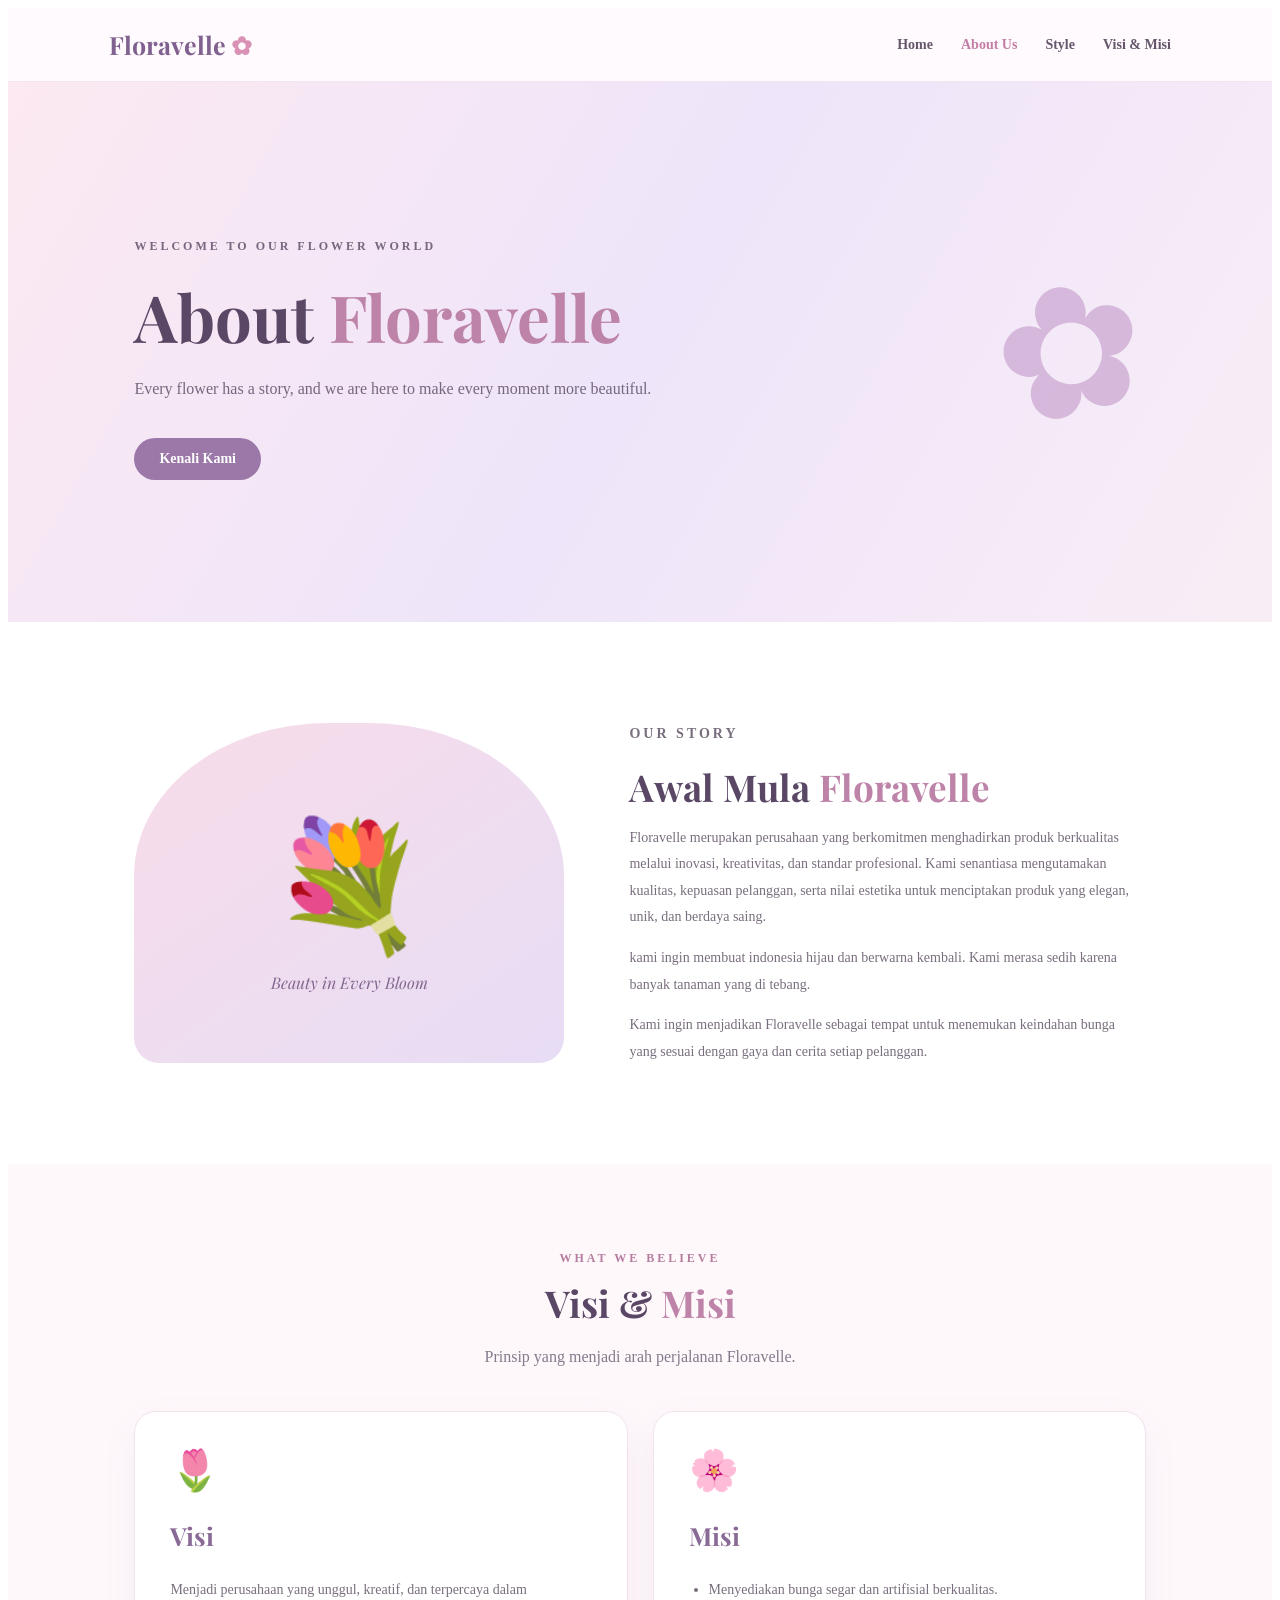
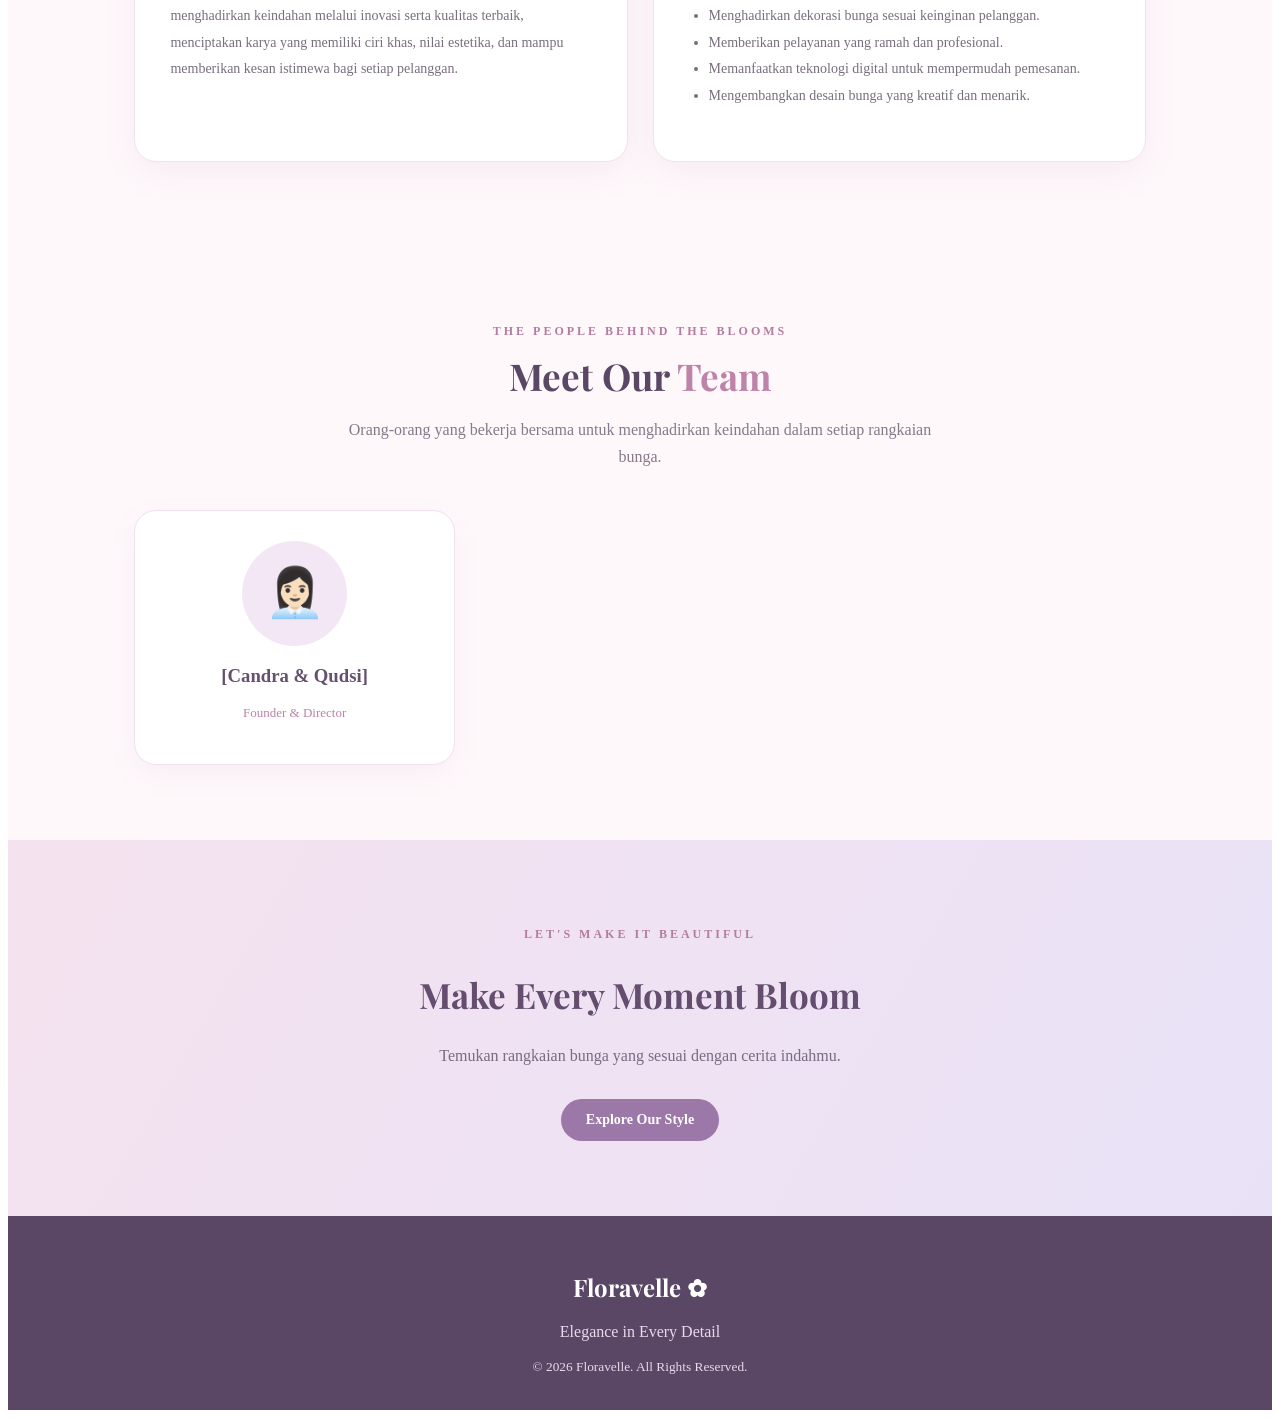
<file: about.html>
<!DOCTYPE html>
<html lang="id">
<head>
    <meta charset="UTF-8">
    <meta name="viewport" content="width=device-width, initial-scale=1.0">
    <title>About Us | Floravelle</title>
    <link rel="stylesheet" href="assets/css/style.css">
    <link rel="preconnect" href="https://fonts.googleapis.com">
    <link href="https://fonts.googleapis.com/css2?family=DM+Sans:wght@400;500;600;700&family=Playfair+Display:wght@600;700&display=swap" rel="stylesheet">
</head>
<body>

    <header class="flor-header">
        <a href="index.html" class="flor-logo">Floravelle<span>✿</span></a>

        <nav class="flor-nav">
            <a href="index.html">Home</a>
            <a href="about.html" class="active">About Us</a>
            <a href="style.html">Style</a>
            <a href="visi-misi.html">Visi & Misi</a>
        </nav>
    </header>

    <main>
        <section class="flor-hero">
            <div class="hero-content">
                <p class="eyebrow">WELCOME TO OUR FLOWER WORLD</p>
                <h1>About <span>Floravelle</span></h1>
                <p>
                    Every flower has a story, and we are here to make
                    every moment more beautiful.
                </p>
                <a href="#story" class="flor-button">Kenali Kami</a>
            </div>
            <div class="hero-decoration">✿</div>
        </section>

        <section class="flor-story" id="story">
            <div class="story-image">
                <div class="flower-art">💐</div>
                <span>Beauty in Every Bloom</span>
            </div>

            <div class="story-content">
                <p class="eyebrow">OUR STORY</p>
                <h2>Awal Mula <span>Floravelle</span></h2>
                <p>
                    Floravelle merupakan perusahaan yang berkomitmen menghadirkan produk berkualitas melalui inovasi, kreativitas, dan standar profesional. 
                    Kami senantiasa mengutamakan kualitas, kepuasan pelanggan, serta nilai estetika untuk menciptakan produk yang elegan, unik, dan berdaya saing.
                </p>
                <p>
                    kami ingin membuat indonesia hijau dan berwarna kembali. Kami merasa sedih karena banyak tanaman yang di tebang.
                </p>
                <p>
                    Kami ingin menjadikan Floravelle sebagai tempat untuk
                    menemukan keindahan bunga yang sesuai dengan gaya
                    dan cerita setiap pelanggan.
                </p>
            </div>
        </section>

        <section class="flor-values">
            <div class="section-heading">
                <p class="eyebrow">WHAT WE BELIEVE</p>
                <h2>Visi & <span>Misi</span></h2>
                <p>Prinsip yang menjadi arah perjalanan Floravelle.</p>
            </div>

            <div class="value-grid">
                <article class="value-card">
                    <div class="value-icon">🌷</div>
                    <h3>Visi</h3>
                    <p>
                        Menjadi perusahaan yang unggul, kreatif, dan terpercaya 
                        dalam menghadirkan keindahan melalui inovasi serta kualitas terbaik, menciptakan karya yang memiliki ciri khas, nilai estetika, 
                        dan mampu memberikan kesan istimewa bagi setiap pelanggan.
                    </p>
                </article>

                <article class="value-card">
                    <div class="value-icon">🌸</div>
                    <h3>Misi</h3>
                    <ul>
                        <li>Menyediakan bunga segar dan artifisial berkualitas.</li>
                        <li>Menghadirkan dekorasi bunga sesuai keinginan pelanggan.</li>
                        <li>Memberikan pelayanan yang ramah dan profesional.</li>
                        <li>Memanfaatkan teknologi digital untuk mempermudah pemesanan.</li>
                        <li>Mengembangkan desain bunga yang kreatif dan menarik.</li>
                    </ul>
                </article>
            </div>
        </section>

        <section class="flor-team">
            <div class="section-heading">
                <p class="eyebrow">THE PEOPLE BEHIND THE BLOOMS</p>
                <h2>Meet Our <span>Team</span></h2>
                <p>Orang-orang yang bekerja bersama untuk menghadirkan
                   keindahan dalam setiap rangkaian bunga.</p>
            </div>

            <div class="team-grid">
                <article class="team-card">
                    <div class="team-avatar">👩🏻‍💼</div>
                    <h3>[Candra & Qudsi]</h3>
                    <p>Founder & Director</p>
                </article>
            </div>
        </section>

        <section class="flor-cta">
            <p class="eyebrow">LET'S MAKE IT BEAUTIFUL</p>
            <h2>Make Every Moment Bloom</h2>
            <p>Temukan rangkaian bunga yang sesuai dengan cerita indahmu.</p>
            <a href="style.html" class="flor-button">Explore Our Style</a>
        </section>
    </main>

    <footer class="flor-footer">
        <h2>Floravelle ✿</h2>
        <p>Elegance in Every Detail</p>
        <small>© 2026 Floravelle. All Rights Reserved.</small>
    </footer>

    <script src="assets/js/main.js"></script>
</body>
</html>
</file>
<file: assets/css/style.css>
/* ===== FLORAVELLE ABOUT US ===== */

.flor-header {
    padding: 20px 8%;
    display: flex;
    justify-content: space-between;
    align-items: center;
    background: #fffafd;
    border-bottom: 1px solid #f3e5ef;
}

.flor-logo {
    font-family: 'Playfair Display', serif;
    font-size: 25px;
    font-weight: 700;
    color: #80608f;
    text-decoration: none;
}

.flor-logo span {
    color: #d991b5;
    margin-left: 5px;
}

.flor-nav {
    display: flex;
    gap: 28px;
}

.flor-nav a {
    color: #66566c;
    text-decoration: none;
    font-size: 14px;
    font-weight: 600;
}

.flor-nav a:hover,
.flor-nav a.active {
    color: #c47da5;
}

.flor-hero {
    min-height: 390px;
    padding: 75px 10%;
    display: flex;
    align-items: center;
    justify-content: space-between;
    overflow: hidden;
    background: linear-gradient(120deg, #fce9f1, #eee5fa, #f9edf5);
}

.hero-content {
    max-width: 620px;
}

.eyebrow {
    color: #b47c9e;
    font-size: 12px;
    font-weight: 700;
    letter-spacing: 3px;
}

.flor-hero h1 {
    font-family: 'Playfair Display', serif;
    font-size: clamp(40px, 6vw, 65px);
    color: #594765;
    margin: 15px 0;
}

.flor-hero h1 span,
.story-content h2 span,
.section-heading h2 span {
    color: #bd83a8;
}

.flor-hero p {
    color: #77677e;
    line-height: 1.8;
}

.hero-decoration {
    font-size: 180px;
    color: #bd91c5;
    opacity: .55;
    transform: rotate(-15deg);
}

.flor-button {
    display: inline-block;
    margin-top: 18px;
    padding: 13px 25px;
    border-radius: 30px;
    background: #9b78a8;
    color: white;
    text-decoration: none;
    font-size: 14px;
    font-weight: 600;
    transition: .3s;
}

.flor-button:hover {
    background: #795b88;
    transform: translateY(-3px);
}

.flor-story {
    padding: 85px 10%;
    display: grid;
    grid-template-columns: 1fr 1.2fr;
    align-items: center;
    gap: 65px;
}

.story-image {
    min-height: 340px;
    border-radius: 45% 45% 25px 25px;
    background: linear-gradient(145deg, #f8dce9, #e7ddf5);
    display: flex;
    flex-direction: column;
    align-items: center;
    justify-content: center;
    color: #82668e;
    font-family: 'Playfair Display', serif;
}

.flower-art {
    font-size: 125px;
}

.story-image span {
    margin-top: 12px;
    font-style: italic;
}

.story-content h2,
.section-heading h2 {
    font-family: 'Playfair Display', serif;
    font-size: 37px;
    color: #594765;
    margin: 12px 0;
}

.story-content p {
    color: #796e7d;
    line-height: 1.9;
    font-size: 14px;
}

.flor-values,
.flor-team {
    padding: 75px 10%;
    background: #fff8fb;
}

.section-heading {
    text-align: center;
    max-width: 620px;
    margin: 0 auto 40px;
}

.section-heading > p:last-child {
    color: #86798b;
    line-height: 1.7;
}

.value-grid {
    display: grid;
    grid-template-columns: repeat(2, 1fr);
    gap: 25px;
}

.value-card {
    padding: 35px;
    border-radius: 22px;
    background: white;
    border: 1px solid #f1e2ee;
    box-shadow: 0 12px 35px rgba(120, 85, 130, .07);
}

.value-icon {
    font-size: 40px;
}

.value-card h3 {
    color: #896a96;
    font-family: 'Playfair Display', serif;
    font-size: 25px;
}

.value-card p,
.value-card li {
    color: #796e7d;
    font-size: 14px;
    line-height: 1.9;
}

.value-card ul {
    padding-left: 20px;
}

.team-grid {
    display: grid;
    grid-template-columns: repeat(3, 1fr);
    gap: 25px;
}

.team-card {
    background: white;
    padding: 30px 15px;
    text-align: center;
    border-radius: 22px;
    border: 1px solid #f1e2ee;
    box-shadow: 0 10px 30px rgba(120, 85, 130, .06);
}

.team-avatar {
    width: 105px;
    height: 105px;
    margin: 0 auto 18px;
    display: grid;
    place-items: center;
    background: #f4e7f5;
    border-radius: 50%;
    font-size: 48px;
}

.team-card h3 {
    color: #65516f;
}

.team-card p {
    color: #bd83a8;
    font-size: 13px;
}

.flor-cta {
    text-align: center;
    padding: 75px 20px;
    background: linear-gradient(120deg, #f5e2ef, #e9e2f7);
}

.flor-cta h2 {
    color: #654d70;
    font-family: 'Playfair Display', serif;
    font-size: 35px;
}

.flor-cta p:not(.eyebrow) {
    color: #796b80;
}

.flor-footer {
    padding: 35px 15px;
    text-align: center;
    background: #594765;
    color: white;
}

.flor-footer h2 {
    font-family: 'Playfair Display', serif;
}

.flor-footer p,
.flor-footer small {
    color: #ead9ec;
}

/* RESPONSIVE */
@media (max-width: 768px) {
    .flor-header {
        flex-direction: column;
        gap: 18px;
    }

    .flor-nav {
        flex-wrap: wrap;
        justify-content: center;
        gap: 15px;
    }

    .flor-hero {
        text-align: center;
        justify-content: center;
        padding: 65px 7%;
    }

    .hero-decoration {
        display: none;
    }

    .flor-story {
        grid-template-columns: 1fr;
        gap: 35px;
        padding: 60px 7%;
    }

    .story-image {
        min-height: 260px;
    }

    .value-grid,
    .team-grid {
        grid-template-columns: 1fr;
    }

    .flor-values,
    .flor-team {
        padding: 60px 7%;
    }
}
</file>
